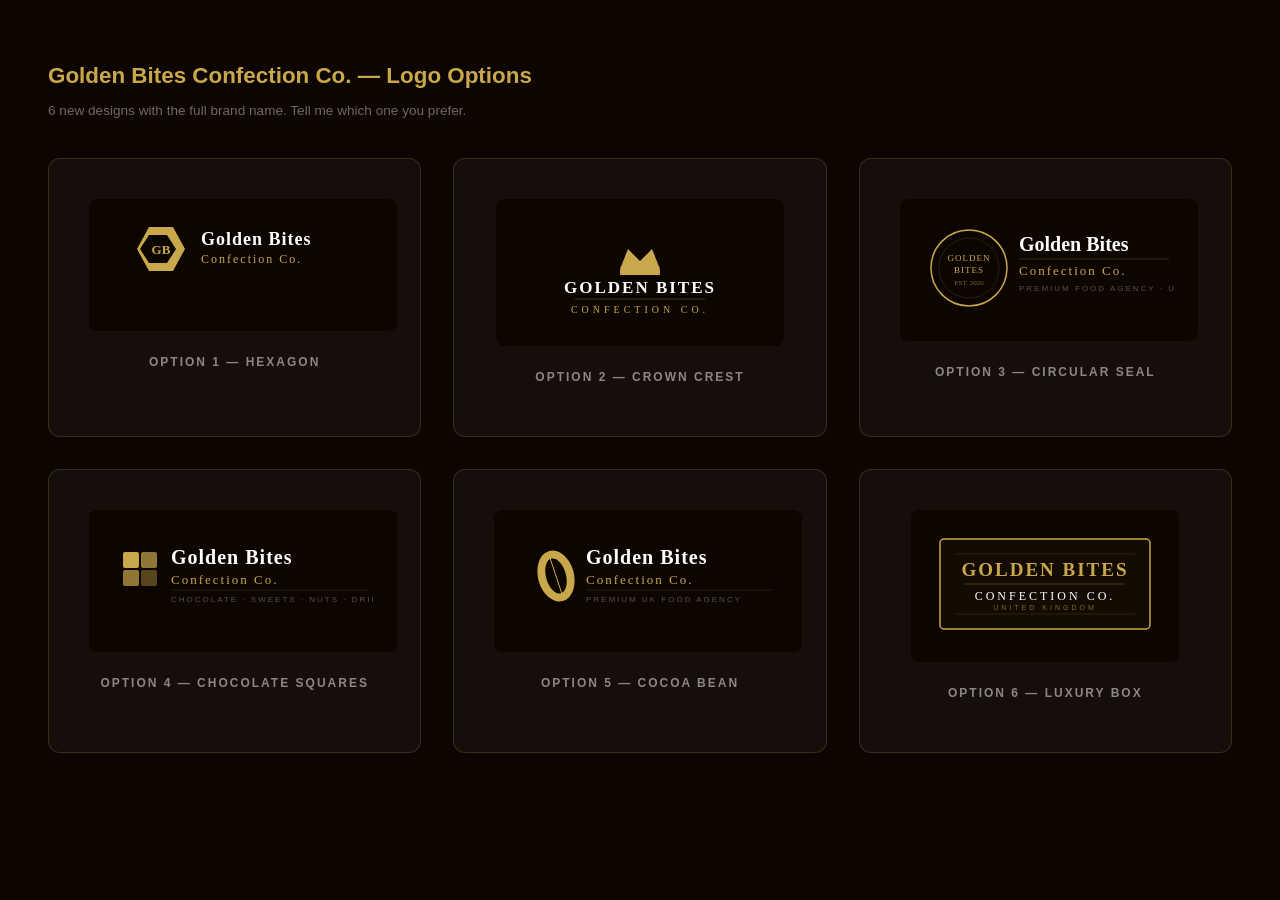
<file: logo-options.html>
<!DOCTYPE html>
<html lang="en">
<head>
  <meta charset="UTF-8"/>
  <title>Golden Bites Confection Co. — Logo Options</title>
  <style>
    body { background:#0d0500; font-family: sans-serif; padding: 40px; }
    h1 { color: #C9A84C; margin-bottom: 8px; font-size:1.4rem; }
    p { color: rgba(255,255,255,0.4); margin-bottom: 40px; font-size:0.85rem; }
    .grid { display: grid; grid-template-columns: repeat(auto-fill, minmax(340px, 1fr)); gap: 32px; }
    .card { background: rgba(255,255,255,0.04); border: 1px solid rgba(201,168,76,0.2); border-radius: 12px; padding: 40px; text-align: center; }
    .card h3 { color: rgba(255,255,255,0.5); font-size: 0.75rem; letter-spacing: 2px; text-transform: uppercase; margin-top: 24px; }
    .dark { background: #0d0500; border-radius: 8px; padding: 24px; display:inline-block; }
  </style>
</head>
<body>
  <h1>Golden Bites Confection Co. — Logo Options</h1>
  <p>6 new designs with the full brand name. Tell me which one you prefer.</p>
  <div class="grid">

    <!-- OPTION 1: Hexagon -->
    <div class="card">
      <div class="dark">
        <svg width="260" height="80" viewBox="0 0 260 80" xmlns="http://www.w3.org/2000/svg">
          <polygon points="36,4 60,4 72,26 60,48 36,48 24,26" fill="#C9A84C"/>
          <polygon points="36,12 54,12 63,26 54,40 36,40 27,26" fill="#0d0500"/>
          <text x="48" y="31" text-anchor="middle" font-family="Georgia,serif" font-size="13" font-weight="bold" fill="#C9A84C">GB</text>
          <text x="88" y="22" font-family="Georgia,serif" font-size="18" font-weight="bold" fill="#fff" letter-spacing="1">Golden Bites</text>
          <text x="88" y="40" font-family="Georgia,serif" font-size="12" fill="#C9A84C" letter-spacing="2">Confection Co.</text>
        </svg>
      </div>
      <h3>Option 1 — Hexagon</h3>
    </div>

    <!-- OPTION 2: Crown -->
    <div class="card">
      <div class="dark">
        <svg width="240" height="95" viewBox="0 0 240 95" xmlns="http://www.w3.org/2000/svg">
          <path d="M100,46 L108,26 L120,38 L132,26 L140,46 Z" fill="#C9A84C"/>
          <rect x="100" y="46" width="40" height="6" rx="1" fill="#C9A84C"/>
          <text x="120" y="70" text-anchor="middle" font-family="Georgia,serif" font-size="17" font-weight="bold" fill="#fff" letter-spacing="2">GOLDEN BITES</text>
          <line x1="55" y1="76" x2="185" y2="76" stroke="#C9A84C" stroke-width="0.6" opacity="0.5"/>
          <text x="120" y="90" text-anchor="middle" font-family="Georgia,serif" font-size="10" fill="#C9A84C" letter-spacing="4">CONFECTION CO.</text>
        </svg>
      </div>
      <h3>Option 2 — Crown Crest</h3>
    </div>

    <!-- OPTION 3: Circular seal -->
    <div class="card">
      <div class="dark">
        <svg width="250" height="90" viewBox="0 0 250 90" xmlns="http://www.w3.org/2000/svg">
          <circle cx="45" cy="45" r="38" fill="none" stroke="#C9A84C" stroke-width="1.5"/>
          <circle cx="45" cy="45" r="30" fill="none" stroke="#C9A84C" stroke-width="0.5" opacity="0.3"/>
          <text x="45" y="38" text-anchor="middle" font-family="Georgia,serif" font-size="9" fill="#C9A84C" letter-spacing="1">GOLDEN</text>
          <text x="45" y="50" text-anchor="middle" font-family="Georgia,serif" font-size="9" fill="#C9A84C" letter-spacing="1">BITES</text>
          <text x="45" y="62" text-anchor="middle" font-family="Georgia,serif" font-size="7" fill="#C9A84C" opacity="0.6">EST. 2026</text>
          <text x="95" y="28" font-family="Georgia,serif" font-size="20" font-weight="bold" fill="#fff">Golden Bites</text>
          <line x1="95" y1="36" x2="245" y2="36" stroke="#C9A84C" stroke-width="0.6" opacity="0.4"/>
          <text x="95" y="52" font-family="Georgia,serif" font-size="13" fill="#C9A84C" letter-spacing="2">Confection Co.</text>
          <text x="95" y="68" font-family="sans-serif" font-size="8" fill="rgba(255,255,255,0.3)" letter-spacing="2">PREMIUM FOOD AGENCY · UK</text>
        </svg>
      </div>
      <h3>Option 3 — Circular Seal</h3>
    </div>

    <!-- OPTION 4: Chocolate squares -->
    <div class="card">
      <div class="dark">
        <svg width="260" height="90" viewBox="0 0 260 90" xmlns="http://www.w3.org/2000/svg">
          <rect x="10" y="18" width="16" height="16" rx="2" fill="#C9A84C"/>
          <rect x="28" y="18" width="16" height="16" rx="2" fill="#C9A84C" opacity="0.7"/>
          <rect x="10" y="36" width="16" height="16" rx="2" fill="#C9A84C" opacity="0.7"/>
          <rect x="28" y="36" width="16" height="16" rx="2" fill="#C9A84C" opacity="0.4"/>
          <text x="58" y="30" font-family="Georgia,serif" font-size="20" font-weight="bold" fill="#fff" letter-spacing="1">Golden Bites</text>
          <text x="58" y="50" font-family="Georgia,serif" font-size="13" fill="#C9A84C" letter-spacing="2">Confection Co.</text>
          <line x1="58" y1="56" x2="255" y2="56" stroke="#C9A84C" stroke-width="0.5" opacity="0.3"/>
          <text x="58" y="68" font-family="sans-serif" font-size="8" fill="rgba(255,255,255,0.3)" letter-spacing="2">CHOCOLATE · SWEETS · NUTS · DRIED FRUITS</text>
        </svg>
      </div>
      <h3>Option 4 — Chocolate Squares</h3>
    </div>

    <!-- OPTION 5: Cocoa bean -->
    <div class="card">
      <div class="dark">
        <svg width="260" height="90" viewBox="0 0 260 90" xmlns="http://www.w3.org/2000/svg">
          <ellipse cx="38" cy="42" rx="18" ry="26" fill="#C9A84C" transform="rotate(-15,38,42)"/>
          <ellipse cx="38" cy="42" rx="10" ry="18" fill="#0d0500" transform="rotate(-15,38,42)"/>
          <line x1="30" y1="18" x2="46" y2="66" stroke="#C9A84C" stroke-width="1"/>
          <text x="68" y="30" font-family="Georgia,serif" font-size="20" font-weight="bold" fill="#fff" letter-spacing="1">Golden Bites</text>
          <text x="68" y="50" font-family="Georgia,serif" font-size="13" fill="#C9A84C" letter-spacing="2">Confection Co.</text>
          <line x1="68" y1="56" x2="255" y2="56" stroke="#C9A84C" stroke-width="0.5" opacity="0.3"/>
          <text x="68" y="68" font-family="sans-serif" font-size="8" fill="rgba(255,255,255,0.3)" letter-spacing="2">PREMIUM UK FOOD AGENCY</text>
        </svg>
      </div>
      <h3>Option 5 — Cocoa Bean</h3>
    </div>

    <!-- OPTION 6: Luxury box -->
    <div class="card">
      <div class="dark">
        <svg width="220" height="100" viewBox="0 0 220 100" xmlns="http://www.w3.org/2000/svg">
          <rect x="5" y="5" width="210" height="90" rx="4" fill="none" stroke="#C9A84C" stroke-width="1.5"/>
          <rect x="5" y="5" width="210" height="90" rx="4" fill="#C9A84C" opacity="0.04"/>
          <line x1="20" y1="20" x2="200" y2="20" stroke="#C9A84C" stroke-width="0.5" opacity="0.3"/>
          <line x1="20" y1="80" x2="200" y2="80" stroke="#C9A84C" stroke-width="0.5" opacity="0.3"/>
          <text x="110" y="42" text-anchor="middle" font-family="Georgia,serif" font-size="19" font-weight="bold" fill="#C9A84C" letter-spacing="2">GOLDEN BITES</text>
          <line x1="30" y1="50" x2="190" y2="50" stroke="#C9A84C" stroke-width="0.8" opacity="0.4"/>
          <text x="110" y="66" text-anchor="middle" font-family="Georgia,serif" font-size="12" fill="#fff" letter-spacing="3">CONFECTION CO.</text>
          <text x="110" y="76" text-anchor="middle" font-family="sans-serif" font-size="7" fill="#C9A84C" letter-spacing="3" opacity="0.6">UNITED KINGDOM</text>
        </svg>
      </div>
      <h3>Option 6 — Luxury Box</h3>
    </div>

  </div>
</body>
</html>
</file>
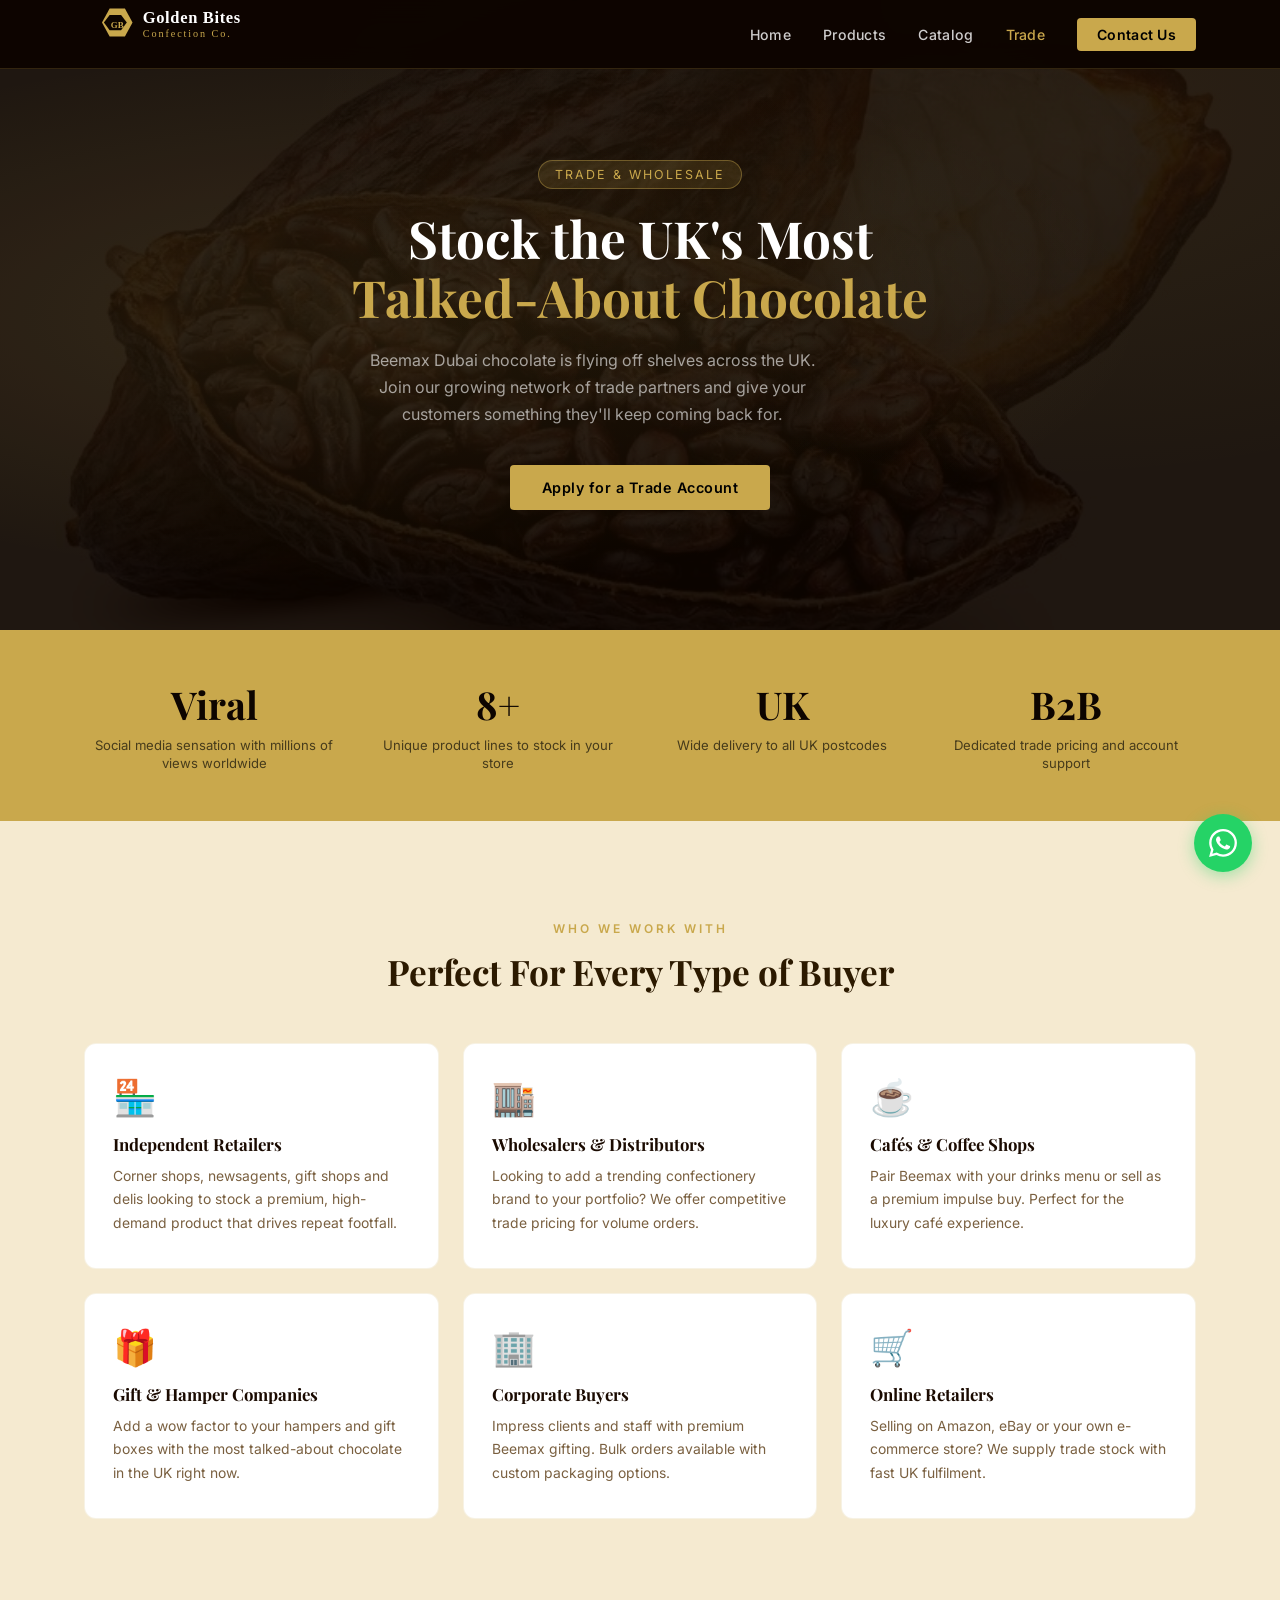
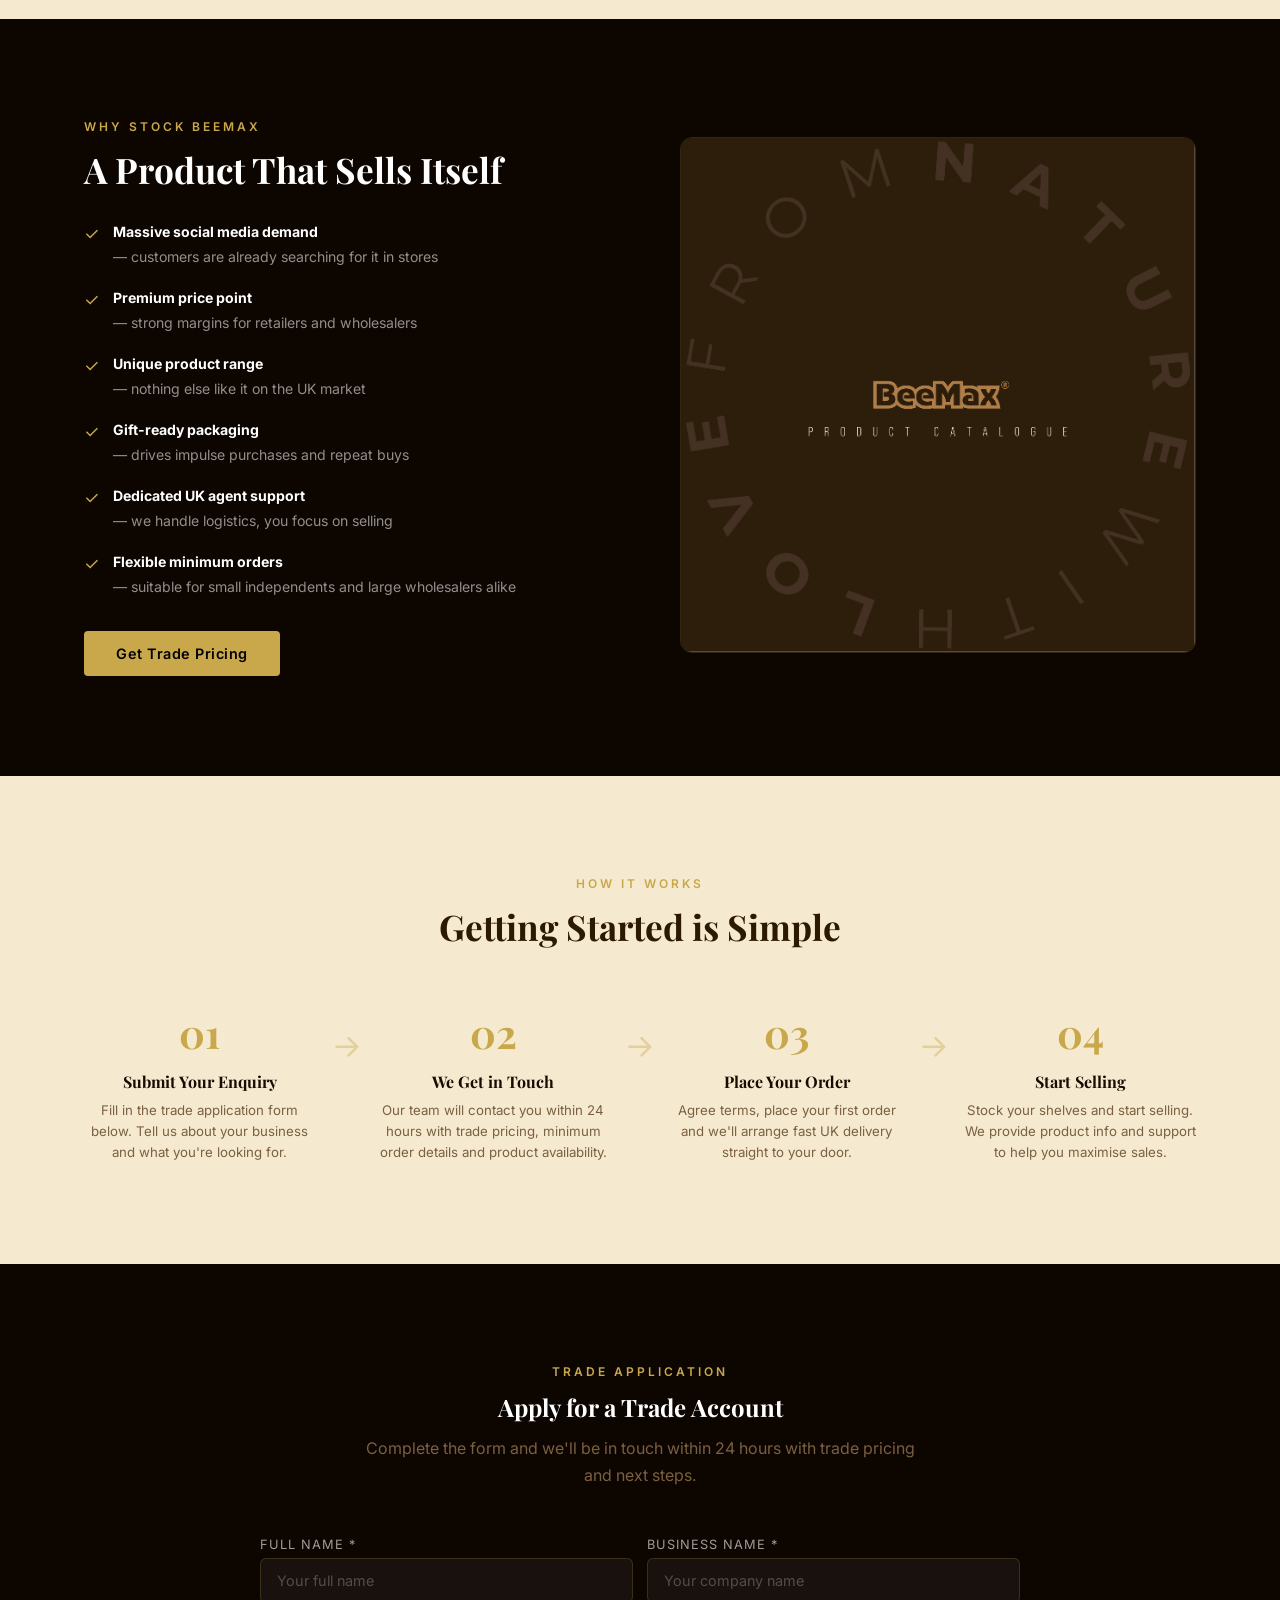
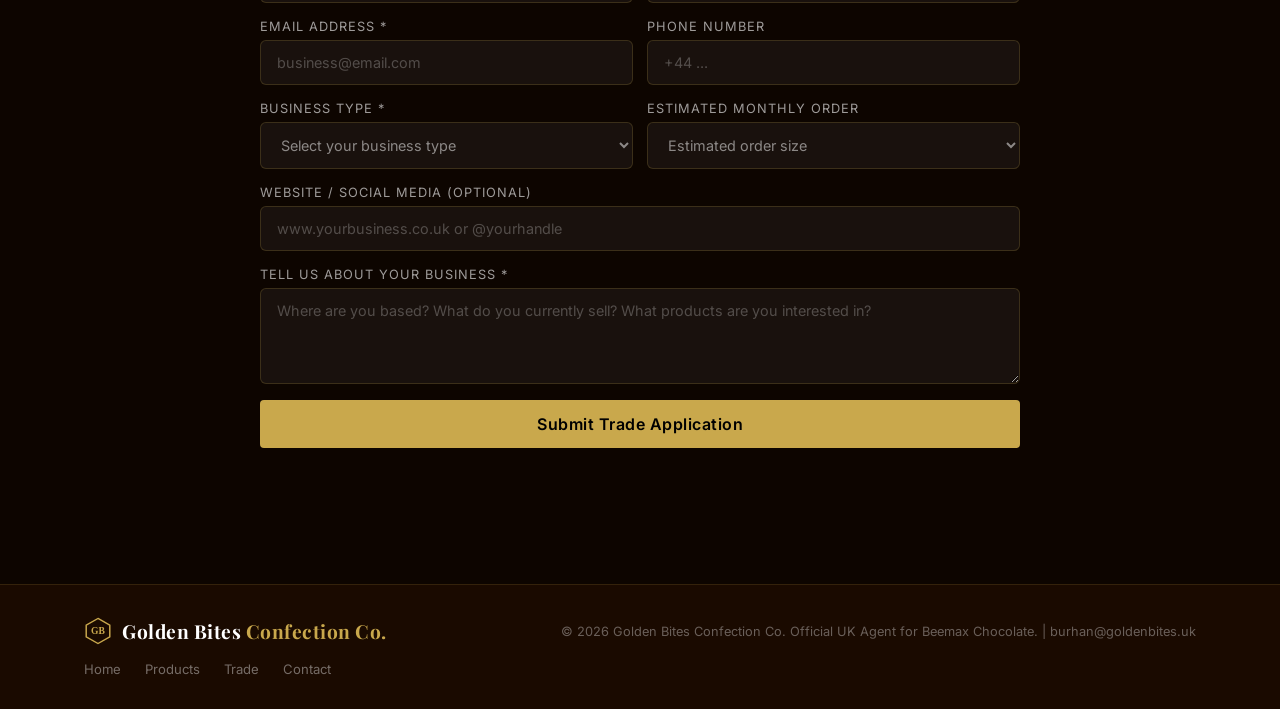
<file: trade.html>
<!DOCTYPE html>
<html lang="en">
<head>
  <meta charset="UTF-8"/>
  <meta name="viewport" content="width=device-width, initial-scale=1.0"/>
  <title>Trade & Wholesale | Golden Bites Confection Co.</title>
  <!-- Google tag (gtag.js) -->
  <script async src="https://www.googletagmanager.com/gtag/js?id=G-3QWG4Z9KPZ"></script>
  <script>
    window.dataLayer = window.dataLayer || [];
    function gtag(){dataLayer.push(arguments);}
    gtag('js', new Date());
    gtag('config', 'G-3QWG4Z9KPZ');
  </script>
  <link href="https://fonts.googleapis.com/css2?family=Playfair+Display:wght@400;600;700&family=Inter:wght@300;400;500;600&display=swap" rel="stylesheet"/>
  <link rel="stylesheet" href="style.css"/>
  <link rel="stylesheet" href="trade.css"/>
</head>
<body>

  <!-- NAV -->
  <nav id="navbar">
    <div class="nav-inner">
      <a href="index.html" class="logo">
                <svg width="260" height="56" viewBox="0 0 200 44" xmlns="http://www.w3.org/2000/svg">
          <polygon points="18,2 30,2 36,13 30,24 18,24 12,13" fill="#C9A84C"/>
          <polygon points="18,7 27,7 31.5,13 27,19 18,19 13.5,13" fill="#0d0500"/>
          <text x="24" y="17" text-anchor="middle" font-family="Georgia,serif" font-size="7" font-weight="bold" fill="#C9A84C">GB</text>
          <text x="44" y="13" font-family="Georgia,serif" font-size="13" font-weight="bold" fill="#fff" letter-spacing="0.5">Golden Bites</text>
          <text x="44" y="24" font-family="Georgia,serif" font-size="8" fill="#C9A84C" letter-spacing="1.5">Confection Co.</text>
        </svg>
        <span class="logo-text" style="display:none"></span></span>
      </a>
      <ul class="nav-links">
        <li><a href="index.html">Home</a></li>
        <li><a href="index.html#products">Products</a></li>
        <li><a href="index.html#catalog">Catalog</a></li>
        <li><a href="trade.html" class="active-link">Trade</a></li>
        <li><a href="index.html#contact" class="nav-cta">Contact Us</a></li>
      </ul>
      <button class="burger" onclick="toggleMenu()">&#9776;</button>
    </div>
    <ul class="mobile-menu" id="mobileMenu">
      <li><a href="index.html" onclick="toggleMenu()">Home</a></li>
      <li><a href="index.html#products" onclick="toggleMenu()">Products</a></li>
      <li><a href="index.html#catalog" onclick="toggleMenu()">Catalog</a></li>
      <li><a href="trade.html" onclick="toggleMenu()">Trade</a></li>
      <li><a href="index.html#contact" onclick="toggleMenu()">Contact Us</a></li>
    </ul>
  </nav>

  <!-- HERO -->
  <section class="trade-hero">
    <div class="hero-bg"></div>
    <div class="trade-hero-inner">
      <p class="hero-tag">Trade & Wholesale</p>
      <h1>Stock the UK's Most<br/><span>Talked-About Chocolate</span></h1>
      <p class="hero-sub">Beemax Dubai chocolate is flying off shelves across the UK. Join our growing network of trade partners and give your customers something they'll keep coming back for.</p>
      <a href="#trade-form" class="btn-gold">Apply for a Trade Account</a>
    </div>
  </section>

  <!-- STATS -->
  <section class="trade-stats">
    <div class="container">
      <div class="stats-grid">
        <div class="stat-box">
          <span>Viral</span>
          <p>Social media sensation with millions of views worldwide</p>
        </div>
        <div class="stat-box">
          <span>8+</span>
          <p>Unique product lines to stock in your store</p>
        </div>
        <div class="stat-box">
          <span>UK</span>
          <p>Wide delivery to all UK postcodes</p>
        </div>
        <div class="stat-box">
          <span>B2B</span>
          <p>Dedicated trade pricing and account support</p>
        </div>
      </div>
    </div>
  </section>

  <!-- WHO WE WORK WITH -->
  <section class="who-section">
    <div class="container">
      <p class="section-tag center">Who We Work With</p>
      <h2 class="center">Perfect For Every Type of Buyer</h2>
      <div class="who-grid">
        <div class="who-card">
          <div class="who-icon">🏪</div>
          <h3>Independent Retailers</h3>
          <p>Corner shops, newsagents, gift shops and delis looking to stock a premium, high-demand product that drives repeat footfall.</p>
        </div>
        <div class="who-card">
          <div class="who-icon">🏬</div>
          <h3>Wholesalers & Distributors</h3>
          <p>Looking to add a trending confectionery brand to your portfolio? We offer competitive trade pricing for volume orders.</p>
        </div>
        <div class="who-card">
          <div class="who-icon">☕</div>
          <h3>Cafés & Coffee Shops</h3>
          <p>Pair Beemax with your drinks menu or sell as a premium impulse buy. Perfect for the luxury café experience.</p>
        </div>
        <div class="who-card">
          <div class="who-icon">🎁</div>
          <h3>Gift & Hamper Companies</h3>
          <p>Add a wow factor to your hampers and gift boxes with the most talked-about chocolate in the UK right now.</p>
        </div>
        <div class="who-card">
          <div class="who-icon">🏢</div>
          <h3>Corporate Buyers</h3>
          <p>Impress clients and staff with premium Beemax gifting. Bulk orders available with custom packaging options.</p>
        </div>
        <div class="who-card">
          <div class="who-icon">🛒</div>
          <h3>Online Retailers</h3>
          <p>Selling on Amazon, eBay or your own e-commerce store? We supply trade stock with fast UK fulfilment.</p>
        </div>
      </div>
    </div>
  </section>

  <!-- WHY STOCK -->
  <section class="why-stock">
    <div class="container">
      <div class="why-stock-grid">
        <div class="why-stock-text">
          <p class="section-tag">Why Stock Beemax</p>
          <h2>A Product That Sells Itself</h2>
          <ul class="why-list">
            <li>
              <span class="check">✓</span>
              <div><strong>Massive social media demand</strong> — customers are already searching for it in stores</div>
            </li>
            <li>
              <span class="check">✓</span>
              <div><strong>Premium price point</strong> — strong margins for retailers and wholesalers</div>
            </li>
            <li>
              <span class="check">✓</span>
              <div><strong>Unique product range</strong> — nothing else like it on the UK market</div>
            </li>
            <li>
              <span class="check">✓</span>
              <div><strong>Gift-ready packaging</strong> — drives impulse purchases and repeat buys</div>
            </li>
            <li>
              <span class="check">✓</span>
              <div><strong>Dedicated UK agent support</strong> — we handle logistics, you focus on selling</div>
            </li>
            <li>
              <span class="check">✓</span>
              <div><strong>Flexible minimum orders</strong> — suitable for small independents and large wholesalers alike</div>
            </li>
          </ul>
          <a href="#trade-form" class="btn-gold" style="margin-top:32px;display:inline-block;">Get Trade Pricing</a>
        </div>
        <div class="why-stock-img">
          <img src="catalog-pages/page_01.jpg" alt="Beemax catalog" />
        </div>
      </div>
    </div>
  </section>

  <!-- HOW IT WORKS -->
  <section class="how-section">
    <div class="container">
      <p class="section-tag center">How It Works</p>
      <h2 class="center">Getting Started is Simple</h2>
      <div class="steps-grid">
        <div class="step">
          <div class="step-num">01</div>
          <h3>Submit Your Enquiry</h3>
          <p>Fill in the trade application form below. Tell us about your business and what you're looking for.</p>
        </div>
        <div class="step-arrow">→</div>
        <div class="step">
          <div class="step-num">02</div>
          <h3>We Get in Touch</h3>
          <p>Our team will contact you within 24 hours with trade pricing, minimum order details and product availability.</p>
        </div>
        <div class="step-arrow">→</div>
        <div class="step">
          <div class="step-num">03</div>
          <h3>Place Your Order</h3>
          <p>Agree terms, place your first order and we'll arrange fast UK delivery straight to your door.</p>
        </div>
        <div class="step-arrow">→</div>
        <div class="step">
          <div class="step-num">04</div>
          <h3>Start Selling</h3>
          <p>Stock your shelves and start selling. We provide product info and support to help you maximise sales.</p>
        </div>
      </div>
    </div>
  </section>

  <!-- TRADE FORM -->
  <section id="trade-form" class="trade-form-section">
    <div class="container">
      <p class="section-tag center">Trade Application</p>
      <h2 class="center">Apply for a Trade Account</h2>
      <p class="section-sub center">Complete the form and we'll be in touch within 24 hours with trade pricing and next steps.</p>
      <form class="trade-form" onsubmit="submitTrade(event)">
        <div class="form-row">
          <div class="form-group">
            <label>Full Name *</label>
            <input type="text" placeholder="Your full name" required/>
          </div>
          <div class="form-group">
            <label>Business Name *</label>
            <input type="text" placeholder="Your company name" required/>
          </div>
        </div>
        <div class="form-row">
          <div class="form-group">
            <label>Email Address *</label>
            <input type="email" placeholder="business@email.com" required/>
          </div>
          <div class="form-group">
            <label>Phone Number</label>
            <input type="tel" placeholder="+44 ..."/>
          </div>
        </div>
        <div class="form-row">
          <div class="form-group">
            <label>Business Type *</label>
            <select required>
              <option value="" disabled selected>Select your business type</option>
              <option>Independent Retailer</option>
              <option>Wholesaler / Distributor</option>
              <option>Café / Coffee Shop</option>
              <option>Gift / Hamper Company</option>
              <option>Corporate Buyer</option>
              <option>Online Retailer</option>
              <option>Other</option>
            </select>
          </div>
          <div class="form-group">
            <label>Estimated Monthly Order</label>
            <select>
              <option value="" disabled selected>Estimated order size</option>
              <option>Small (under £500/month)</option>
              <option>Medium (£500–£2,000/month)</option>
              <option>Large (£2,000–£10,000/month)</option>
              <option>Very Large (£10,000+/month)</option>
            </select>
          </div>
        </div>
        <div class="form-group">
          <label>Website / Social Media (optional)</label>
          <input type="text" placeholder="www.yourbusiness.co.uk or @yourhandle"/>
        </div>
        <div class="form-group">
          <label>Tell us about your business *</label>
          <textarea rows="4" placeholder="Where are you based? What do you currently sell? What products are you interested in?" required></textarea>
        </div>
        <button type="submit" class="btn-gold full">Submit Trade Application</button>
        <p class="form-note" id="tradeMsg"></p>
      </form>
    </div>
  </section>

  <!-- FOOTER -->
  <footer>
    <div class="container footer-inner">
      <a href="index.html" class="logo">
        <svg width="28" height="28" viewBox="0 0 38 38" fill="none">
          <polygon points="19,2 35,11 35,27 19,36 3,27 3,11" fill="#1a0a00" stroke="#C9A84C" stroke-width="2"/>
          <text x="19" y="23" text-anchor="middle" font-family="serif" font-size="13" font-weight="bold" fill="#C9A84C">GB</text>
        </svg>
        <span class="logo-text">Golden Bites <span>Confection Co.</span></span>
      </a>
      <p class="footer-copy">© 2026 Golden Bites Confection Co. Official UK Agent for Beemax Chocolate. | burhan@goldenbites.uk</p>
      <div class="footer-links">
        <a href="index.html">Home</a>
        <a href="index.html#products">Products</a>
        <a href="trade.html">Trade</a>
        <a href="index.html#contact">Contact</a>
      </div>
    </div>
  </footer>

  <!-- WhatsApp Float -->
  <a href="https://wa.me/447740304061" target="_blank" class="whatsapp-float" title="Chat on WhatsApp">
    <svg width="28" height="28" viewBox="0 0 24 24" fill="white"><path d="M17.472 14.382c-.297-.149-1.758-.867-2.03-.967-.273-.099-.471-.148-.67.15-.197.297-.767.966-.94 1.164-.173.199-.347.223-.644.075-.297-.15-1.255-.463-2.39-1.475-.883-.788-1.48-1.761-1.653-2.059-.173-.297-.018-.458.13-.606.134-.133.298-.347.446-.52.149-.174.198-.298.298-.497.099-.198.05-.371-.025-.52-.075-.149-.669-1.612-.916-2.207-.242-.579-.487-.5-.669-.51-.173-.008-.371-.01-.57-.01-.198 0-.52.074-.792.372-.272.297-1.04 1.016-1.04 2.479 0 1.462 1.065 2.875 1.213 3.074.149.198 2.096 3.2 5.077 4.487.709.306 1.262.489 1.694.625.712.227 1.36.195 1.871.118.571-.085 1.758-.719 2.006-1.413.248-.694.248-1.289.173-1.413-.074-.124-.272-.198-.57-.347m-5.421 7.403h-.004a9.87 9.87 0 01-5.031-1.378l-.361-.214-3.741.982.998-3.648-.235-.374a9.86 9.86 0 01-1.51-5.26c.001-5.45 4.436-9.884 9.888-9.884 2.64 0 5.122 1.03 6.988 2.898a9.825 9.825 0 012.893 6.994c-.003 5.45-4.437 9.884-9.885 9.884m8.413-18.297A11.815 11.815 0 0012.05 0C5.495 0 .16 5.335.157 11.892c0 2.096.547 4.142 1.588 5.945L.057 24l6.305-1.654a11.882 11.882 0 005.683 1.448h.005c6.554 0 11.89-5.335 11.893-11.893a11.821 11.821 0 00-3.48-8.413z"/></svg>
  </a>

  <script>
    function toggleMenu() {
      document.getElementById('mobileMenu').classList.toggle('open');
    }
    function submitTrade(e) {
      e.preventDefault();
      const msg = document.getElementById('tradeMsg');
      msg.textContent = '✓ Application received! We will contact you within 24 hours.';
      e.target.reset();
      setTimeout(() => msg.textContent = '', 6000);
    }
    window.addEventListener('scroll', () => {
      const nav = document.getElementById('navbar');
      nav.style.borderBottomColor = window.scrollY > 40 ? 'rgba(201,168,76,0.35)' : 'rgba(201,168,76,0.2)';
    });
  </script>
</body>
</html>
</file>
<file: style.css>
/* ── Reset & Base ── */
*, *::before, *::after { margin: 0; padding: 0; box-sizing: border-box; }

:root {
  --gold:    #C9A84C;
  --gold2:   #e8c96a;
  --dark:    #0d0500;
  --dark2:   #1a0a00;
  --dark3:   #2a1500;
  --cream:   #fdf6e3;
  --cream2:  #f5ead0;
  --text:    #2c1a00;
  --muted:   #7a6040;
}

html { scroll-behavior: smooth; }

body {
  font-family: 'Inter', sans-serif;
  background: var(--cream);
  color: var(--text);
  overflow-x: hidden;
}

h1, h2, h3 { font-family: 'Playfair Display', serif; }

.container { max-width: 1160px; margin: 0 auto; padding: 0 24px; }

/* ── Navbar ── */
#navbar {
  position: fixed; top: 0; left: 0; right: 0; z-index: 100;
  background: rgba(13,5,0,0.96);
  backdrop-filter: blur(12px);
  border-bottom: 1px solid rgba(201,168,76,0.2);
  transition: all 0.3s;
}
.nav-inner {
  max-width: 1160px; margin: 0 auto; padding: 0 24px;
  display: flex; align-items: center; justify-content: space-between;
  height: 68px;
}
.logo {
  display: flex; align-items: center; gap: 10px;
  text-decoration: none;
}
.logo-text {
  font-family: 'Playfair Display', serif;
  font-size: 1.2rem; font-weight: 700;
  color: #fff; letter-spacing: 0.5px;
}
.logo-text span { color: var(--gold); }

.nav-links {
  display: flex; list-style: none; gap: 32px; align-items: center;
}
.nav-links a {
  color: rgba(255,255,255,0.8); text-decoration: none;
  font-size: 0.88rem; font-weight: 500; letter-spacing: 0.3px;
  transition: color 0.2s;
}
.nav-links a:hover { color: var(--gold); }
.nav-cta {
  background: var(--gold) !important; color: #000 !important;
  padding: 8px 20px; border-radius: 4px; font-weight: 600 !important;
}
.nav-cta:hover { background: var(--gold2) !important; }

.burger {
  display: none; background: none; border: none;
  color: var(--gold); font-size: 1.5rem; cursor: pointer;
}
.mobile-menu {
  display: none; list-style: none;
  background: var(--dark2); padding: 12px 24px 20px;
  border-top: 1px solid rgba(201,168,76,0.15);
}
.mobile-menu.open { display: block; }
.mobile-menu li { padding: 10px 0; border-bottom: 1px solid rgba(255,255,255,0.05); }
.mobile-menu a { color: rgba(255,255,255,0.85); text-decoration: none; font-size: 0.95rem; }

/* ── Hero ── */
.hero {
  min-height: 100vh;
  background: var(--dark);
  display: flex; align-items: center;
  padding: 100px 24px 60px;
  position: relative; overflow: hidden;
}
.hero-bg {
  position: absolute; inset: 0;
  background:
    radial-gradient(ellipse at 20% 50%, rgba(201,168,76,0.12) 0%, transparent 60%),
    radial-gradient(ellipse at 80% 20%, rgba(201,168,76,0.07) 0%, transparent 50%);
}
.hero-bg::before {
  content: '';
  position: absolute; inset: 0;
  background: url('images/product_p2_1.jpg') center/cover no-repeat;
  opacity: 0.08;
}
.hero-content {
  max-width: 1160px; margin: 0 auto; width: 100%;
  display: grid; grid-template-columns: 1fr 1fr; gap: 60px; align-items: center;
  position: relative; z-index: 1;
}
.hero-tag {
  display: inline-block;
  background: rgba(201,168,76,0.15);
  border: 1px solid rgba(201,168,76,0.4);
  color: var(--gold); font-size: 0.78rem;
  letter-spacing: 2px; text-transform: uppercase;
  padding: 6px 16px; border-radius: 20px; margin-bottom: 20px;
}
.hero h1 {
  font-size: clamp(2.2rem, 4vw, 3.4rem);
  color: #fff; line-height: 1.15; margin-bottom: 20px;
}
.hero h1 span { color: var(--gold); }
.hero-sub {
  color: rgba(255,255,255,0.65); font-size: 1rem;
  line-height: 1.7; margin-bottom: 36px; max-width: 480px;
}
.hero-btns { display: flex; gap: 16px; flex-wrap: wrap; }

.btn-gold {
  background: var(--gold); color: #000;
  padding: 14px 32px; border-radius: 4px;
  font-weight: 600; font-size: 0.9rem;
  text-decoration: none; letter-spacing: 0.5px;
  transition: background 0.2s, transform 0.2s;
  display: inline-block;
}
.btn-gold:hover { background: var(--gold2); transform: translateY(-1px); }
.btn-gold.full { width: 100%; text-align: center; border: none; cursor: pointer; font-family: 'Inter', sans-serif; font-size: 1rem; }

.btn-outline {
  border: 1px solid rgba(201,168,76,0.5); color: var(--gold);
  padding: 14px 32px; border-radius: 4px;
  font-weight: 500; font-size: 0.9rem;
  text-decoration: none; letter-spacing: 0.5px;
  transition: all 0.2s; display: inline-block;
}
.btn-outline:hover { background: rgba(201,168,76,0.1); border-color: var(--gold); }

.hero-visual {
  display: flex; flex-direction: column; gap: 16px;
}
.choc-card {
  background: rgba(255,255,255,0.04);
  border: 1px solid rgba(201,168,76,0.2);
  border-radius: 12px; padding: 20px 24px;
  display: flex; align-items: center; gap: 16px;
  transition: border-color 0.3s, background 0.3s;
}
.choc-card:hover {
  border-color: rgba(201,168,76,0.5);
  background: rgba(201,168,76,0.06);
}
.choc-icon { font-size: 2rem; }
.choc-card p { color: #fff; font-weight: 600; font-size: 1rem; }
.choc-card span { color: var(--gold); font-size: 0.82rem; }

/* ── Section shared ── */
.section-tag {
  font-size: 0.75rem; letter-spacing: 3px; text-transform: uppercase;
  color: var(--gold); font-weight: 600; margin-bottom: 12px;
  display: block;
}
.section-tag.center { text-align: center; }
h2.center { text-align: center; }
.section-sub {
  color: var(--muted); font-size: 1rem; line-height: 1.7;
  max-width: 560px; margin: 12px auto 48px;
}
.section-sub.center { text-align: center; }

/* ── About ── */
.about {
  padding: 100px 24px;
  background: var(--cream2);
}
.about-grid {
  display: grid; grid-template-columns: 1fr 1fr; gap: 80px; align-items: center;
}
.about-text h2 { font-size: 2.2rem; margin-bottom: 20px; line-height: 1.2; }
.about-text p { color: var(--muted); line-height: 1.8; margin-bottom: 16px; }
.about-stats {
  display: flex; gap: 32px; margin-top: 36px;
  padding-top: 32px; border-top: 1px solid rgba(201,168,76,0.2);
}
.stat span { font-family: 'Playfair Display', serif; font-size: 2rem; color: var(--gold); font-weight: 700; }
.stat p { font-size: 0.8rem; color: var(--muted); margin-top: 4px; letter-spacing: 1px; text-transform: uppercase; }

.about-visual { display: flex; justify-content: center; align-items: center; }
.about-badge {
  width: 200px; height: 200px;
  display: flex; align-items: center; justify-content: center;
  background: radial-gradient(circle, rgba(201,168,76,0.08) 0%, transparent 70%);
  border-radius: 50%;
}

/* ── Products ── */
.products {
  padding: 100px 24px;
  background: var(--dark);
}
.products h2 { color: #fff; }
.products .section-sub { color: rgba(255,255,255,0.5); }

.products-grid {
  display: grid;
  grid-template-columns: repeat(auto-fill, minmax(260px, 1fr));
  gap: 24px;
}
.product-card {
  background: rgba(255,255,255,0.04);
  border: 1px solid rgba(201,168,76,0.15);
  border-radius: 12px; overflow: hidden;
  transition: transform 0.3s, border-color 0.3s;
}
.product-card:hover {
  transform: translateY(-4px);
  border-color: rgba(201,168,76,0.45);
}
.product-img {
  height: 220px;
  overflow: hidden;
  display: flex; align-items: center; justify-content: center;
  font-size: 4rem;
  background: linear-gradient(135deg, rgba(201,168,76,0.08), rgba(201,168,76,0.02));
}
.product-img img {
  width: 100%; height: 100%;
  object-fit: cover;
  transition: transform 0.4s ease;
}
.product-card:hover .product-img img {
  transform: scale(1.05);
}
.product-body { padding: 20px; }
.product-tag {
  font-size: 0.68rem; letter-spacing: 2px; text-transform: uppercase;
  color: var(--gold); margin-bottom: 8px; display: block;
}
.product-body h3 { color: #fff; font-size: 1.05rem; margin-bottom: 8px; }
.product-body p { color: rgba(255,255,255,0.5); font-size: 0.85rem; line-height: 1.6; }
.product-badge {
  display: inline-block; margin-top: 12px;
  background: rgba(201,168,76,0.15); color: var(--gold);
  font-size: 0.7rem; padding: 3px 10px; border-radius: 10px;
  letter-spacing: 1px;
}

/* ── Why ── */
.why {
  padding: 100px 24px;
  background: var(--cream2);
}
.why h2 { font-size: 2.2rem; margin-bottom: 48px; }
.why-grid {
  display: grid; grid-template-columns: repeat(auto-fill, minmax(300px, 1fr));
  gap: 24px;
}
.why-card {
  background: #fff; border-radius: 12px;
  padding: 32px 28px;
  border: 1px solid rgba(201,168,76,0.15);
  transition: box-shadow 0.3s, transform 0.3s;
}
.why-card:hover {
  box-shadow: 0 8px 32px rgba(201,168,76,0.12);
  transform: translateY(-3px);
}
.why-icon { font-size: 2.2rem; margin-bottom: 16px; }
.why-card h3 { font-size: 1.1rem; margin-bottom: 10px; color: var(--dark2); }
.why-card p { color: var(--muted); font-size: 0.88rem; line-height: 1.7; }

/* ── Contact ── */
.contact {
  padding: 100px 24px;
  background: var(--dark);
}
.contact h2 { color: #fff; }
.contact .section-sub { color: rgba(255,255,255,0.5); }

.contact-grid {
  display: grid; grid-template-columns: 1fr 1.4fr; gap: 60px;
  align-items: start;
}
.contact-info { display: flex; flex-direction: column; gap: 28px; }
.contact-item {
  display: flex; gap: 16px; align-items: flex-start;
}
.contact-icon { font-size: 1.4rem; margin-top: 2px; }
.contact-item strong { color: #fff; font-size: 0.85rem; letter-spacing: 1px; text-transform: uppercase; display: block; margin-bottom: 4px; }
.contact-item p { color: rgba(255,255,255,0.55); font-size: 0.9rem; }

.contact-form { display: flex; flex-direction: column; gap: 14px; }
.form-row { display: grid; grid-template-columns: 1fr 1fr; gap: 14px; }

.contact-form input,
.contact-form select,
.contact-form textarea {
  background: rgba(255,255,255,0.05);
  border: 1px solid rgba(201,168,76,0.2);
  border-radius: 6px; padding: 13px 16px;
  color: #fff; font-family: 'Inter', sans-serif; font-size: 0.9rem;
  outline: none; transition: border-color 0.2s;
  width: 100%;
}
.contact-form input::placeholder,
.contact-form textarea::placeholder { color: rgba(255,255,255,0.3); }
.contact-form select { color: rgba(255,255,255,0.5); }
.contact-form select option { background: var(--dark2); color: #fff; }
.contact-form input:focus,
.contact-form select:focus,
.contact-form textarea:focus { border-color: var(--gold); }
.contact-form textarea { resize: vertical; }
.form-note { color: var(--gold); font-size: 0.85rem; text-align: center; min-height: 20px; }

/* ── Footer ── */
footer {
  background: var(--dark2);
  border-top: 1px solid rgba(201,168,76,0.15);
  padding: 32px 24px;
}
.footer-inner {
  display: flex; align-items: center; justify-content: space-between;
  flex-wrap: wrap; gap: 16px;
}
.footer-copy { color: rgba(255,255,255,0.35); font-size: 0.8rem; }
.footer-links { display: flex; gap: 24px; }
.footer-links a { color: rgba(255,255,255,0.4); text-decoration: none; font-size: 0.82rem; transition: color 0.2s; }
.footer-links a:hover { color: var(--gold); }

/* ── Responsive ── */
@media (max-width: 900px) {
  .hero-content { grid-template-columns: 1fr; gap: 40px; }
  .hero-visual { flex-direction: row; flex-wrap: wrap; }
  .choc-card { flex: 1; min-width: 140px; }
  .about-grid { grid-template-columns: 1fr; gap: 40px; }
  .about-visual { display: none; }
  .contact-grid { grid-template-columns: 1fr; gap: 40px; }
  .form-row { grid-template-columns: 1fr; }
}
@media (max-width: 640px) {
  .nav-links { display: none; }
  .burger { display: block; }
  .hero { padding: 90px 20px 50px; }
  .hero h1 { font-size: 2rem; }
  .about, .products, .why, .contact { padding: 70px 20px; }
  .footer-inner { flex-direction: column; text-align: center; }
  .footer-links { justify-content: center; }
}

/* ── Catalog ── */
.catalog {
  padding: 100px 24px;
  background: var(--cream);
}
.catalog h2 { font-size: 2.2rem; }

.catalog-grid {
  display: grid;
  grid-template-columns: repeat(auto-fill, minmax(220px, 1fr));
  gap: 16px;
  margin-top: 8px;
}
.catalog-thumb {
  border-radius: 8px; overflow: hidden;
  border: 1px solid rgba(201,168,76,0.2);
  cursor: pointer;
  transition: transform 0.3s, box-shadow 0.3s, border-color 0.3s;
  background: var(--dark2);
}
.catalog-thumb:hover {
  transform: translateY(-4px);
  box-shadow: 0 12px 32px rgba(0,0,0,0.15);
  border-color: var(--gold);
}
.catalog-thumb img {
  width: 100%; display: block;
  aspect-ratio: 1/1; object-fit: cover;
}
.catalog-thumb .page-num {
  text-align: center; padding: 6px;
  font-size: 0.7rem; color: var(--muted);
  letter-spacing: 1px;
}

/* ── Lightbox ── */
.lightbox {
  display: none; position: fixed; inset: 0; z-index: 999;
  background: rgba(0,0,0,0.92);
  align-items: center; justify-content: center;
  padding: 20px;
}
.lightbox.open { display: flex; }
.lightbox img {
  max-width: 90vw; max-height: 90vh;
  border-radius: 8px; object-fit: contain;
  box-shadow: 0 0 60px rgba(201,168,76,0.2);
}
.lightbox-close {
  position: fixed; top: 20px; right: 28px;
  color: #fff; font-size: 2.5rem; cursor: pointer;
  background: none; border: none; line-height: 1;
  opacity: 0.7; transition: opacity 0.2s;
}
.lightbox-close:hover { opacity: 1; }
.lightbox-nav {
  position: fixed; top: 50%; transform: translateY(-50%);
  background: rgba(201,168,76,0.2); border: 1px solid var(--gold);
  color: var(--gold); font-size: 1.8rem;
  width: 48px; height: 48px; border-radius: 50%;
  display: flex; align-items: center; justify-content: center;
  cursor: pointer; transition: background 0.2s;
}
.lightbox-nav:hover { background: rgba(201,168,76,0.4); }
.lightbox-prev { left: 16px; }
.lightbox-next { right: 16px; }
.lightbox-counter {
  position: fixed; bottom: 20px; left: 50%; transform: translateX(-50%);
  color: rgba(255,255,255,0.5); font-size: 0.85rem; letter-spacing: 2px;
}

/* ── WhatsApp Float Button ── */
.whatsapp-float {
  position: fixed; bottom: 28px; right: 28px; z-index: 999;
  background: #25D366; border-radius: 50%;
  width: 58px; height: 58px;
  display: flex; align-items: center; justify-content: center;
  box-shadow: 0 4px 16px rgba(37,211,102,0.4);
  transition: transform 0.2s, box-shadow 0.2s;
  text-decoration: none;
}
.whatsapp-float:hover {
  transform: scale(1.1);
  box-shadow: 0 6px 24px rgba(37,211,102,0.5);
}

/* ── Brands Section ── */
.brands-section { padding: 100px 24px; background: var(--dark); }
.brands-section h2 { color: #fff; }
.brands-section .section-sub { color: rgba(255,255,255,0.5); }

.brands-grid {
  display: grid;
  grid-template-columns: repeat(auto-fill, minmax(320px, 1fr));
  gap: 28px;
}
.brand-card {
  background: rgba(255,255,255,0.03);
  border: 1px solid rgba(201,168,76,0.2);
  border-radius: 16px; overflow: hidden;
  transition: transform 0.3s, border-color 0.3s;
}
.brand-card:hover {
  transform: translateY(-4px);
  border-color: rgba(201,168,76,0.5);
}
.brand-header {
  padding: 32px 28px 24px;
  display: flex; justify-content: space-between; align-items: flex-start;
}
.beemax-header { background: linear-gradient(135deg, #1a0a00, #2a1500); }
.gramas-header { background: linear-gradient(135deg, #0a1a00, #152500); }
.cta-header    { background: linear-gradient(135deg, #0a0a1a, #151525); }

.brand-logo-wrap { display: flex; align-items: center; gap: 14px; }
.brand-logo-wrap h3 { color: #fff; font-size: 1.4rem; }
.brand-tag {
  background: rgba(201,168,76,0.15);
  border: 1px solid rgba(201,168,76,0.3);
  color: var(--gold); font-size: 0.7rem;
  letter-spacing: 1.5px; text-transform: uppercase;
  padding: 5px 12px; border-radius: 20px;
  white-space: nowrap;
}
.brand-body { padding: 24px 28px 32px; }
.brand-body p { color: rgba(255,255,255,0.6); font-size: 0.9rem; line-height: 1.7; margin-bottom: 16px; }
.brand-highlights { list-style: none; display: flex; flex-direction: column; gap: 8px; }
.brand-highlights li { color: rgba(255,255,255,0.55); font-size: 0.85rem; }
.brand-highlights li { color: rgba(255,255,255,0.7); }

.brand-card-cta .brand-highlights li { color: rgba(255,255,255,0.55); }

@media (max-width: 640px) {
  .brands-section { padding: 70px 20px; }
  .brands-grid { grid-template-columns: 1fr; }
}
</file>
<file: trade.css>
/* ── Trade Page ── */
.active-link { color: var(--gold) !important; }

.trade-hero {
  min-height: 70vh; background: var(--dark);
  display: flex; align-items: center;
  padding: 120px 24px 80px; position: relative; overflow: hidden;
}
.trade-hero .hero-bg {
  position: absolute; inset: 0;
  background:
    radial-gradient(ellipse at 30% 50%, rgba(201,168,76,0.13) 0%, transparent 60%),
    radial-gradient(ellipse at 80% 20%, rgba(201,168,76,0.07) 0%, transparent 50%);
}
.trade-hero-inner {
  max-width: 700px; margin: 0 auto; text-align: center;
  position: relative; z-index: 1;
}
.trade-hero h1 { font-size: clamp(2rem,4vw,3.2rem); color:#fff; line-height:1.15; margin-bottom:20px; }
.trade-hero h1 span { color: var(--gold); }
.trade-hero .hero-sub { color:rgba(255,255,255,0.6); font-size:1rem; line-height:1.7; margin-bottom:36px; }

/* Stats */
.trade-stats { background: var(--gold); padding: 48px 24px; }
.stats-grid { display:grid; grid-template-columns:repeat(4,1fr); gap:24px; text-align:center; }
.stat-box span { font-family:'Playfair Display',serif; font-size:2.4rem; font-weight:700; color:var(--dark); display:block; }
.stat-box p { font-size:0.82rem; color:rgba(0,0,0,0.65); margin-top:6px; line-height:1.4; }

/* Who */
.who-section { padding:100px 24px; background:var(--cream2); }
.who-section h2 { font-size:2.2rem; margin-bottom:48px; }
.who-grid { display:grid; grid-template-columns:repeat(auto-fill,minmax(280px,1fr)); gap:24px; }
.who-card {
  background:#fff; border-radius:12px; padding:32px 28px;
  border:1px solid rgba(201,168,76,0.15);
  transition: box-shadow 0.3s, transform 0.3s;
}
.who-card:hover { box-shadow:0 8px 32px rgba(201,168,76,0.12); transform:translateY(-3px); }
.who-icon { font-size:2.2rem; margin-bottom:14px; }
.who-card h3 { font-size:1.05rem; margin-bottom:10px; color:var(--dark2); }
.who-card p { color:var(--muted); font-size:0.87rem; line-height:1.7; }

/* Why Stock */
.why-stock { padding:100px 24px; background:var(--dark); }
.why-stock-grid { display:grid; grid-template-columns:1fr 1fr; gap:80px; align-items:center; }
.why-stock-text h2 { color:#fff; font-size:2.2rem; margin-bottom:28px; }
.why-list { list-style:none; display:flex; flex-direction:column; gap:18px; }
.why-list li { display:flex; gap:14px; align-items:flex-start; }
.check { color:var(--gold); font-size:1.1rem; margin-top:2px; flex-shrink:0; }
.why-list strong { color:#fff; display:block; margin-bottom:3px; }
.why-list div { color:rgba(255,255,255,0.55); font-size:0.88rem; line-height:1.6; }
.why-stock-img img { width:100%; border-radius:12px; border:1px solid rgba(201,168,76,0.2); }

/* How it works */
.how-section { padding:100px 24px; background:var(--cream2); }
.how-section h2 { font-size:2.2rem; margin-bottom:56px; }
.steps-grid {
  display:grid; grid-template-columns:1fr auto 1fr auto 1fr auto 1fr;
  gap:16px; align-items:start;
}
.step { text-align:center; }
.step-num {
  font-family:'Playfair Display',serif; font-size:2.5rem;
  color:var(--gold); font-weight:700; margin-bottom:12px;
}
.step h3 { font-size:1rem; margin-bottom:8px; color:var(--dark2); }
.step p { color:var(--muted); font-size:0.83rem; line-height:1.6; }
.step-arrow { font-size:2rem; color:var(--gold); opacity:0.4; padding-top:20px; }

/* Trade Form */
.trade-form-section { padding:100px 24px; background:var(--dark); }
.trade-form-section h2 { color:#fff; }
.trade-form {
  max-width:760px; margin:0 auto;
  display:flex; flex-direction:column; gap:16px;
}
.form-group { display:flex; flex-direction:column; gap:6px; flex:1; }
.form-group label { color:rgba(255,255,255,0.6); font-size:0.8rem; letter-spacing:1px; text-transform:uppercase; }
.trade-form input,
.trade-form select,
.trade-form textarea {
  background:rgba(255,255,255,0.05);
  border:1px solid rgba(201,168,76,0.2);
  border-radius:6px; padding:13px 16px;
  color:#fff; font-family:'Inter',sans-serif; font-size:0.9rem;
  outline:none; transition:border-color 0.2s; width:100%;
}
.trade-form input::placeholder,
.trade-form textarea::placeholder { color:rgba(255,255,255,0.25); }
.trade-form select { color:rgba(255,255,255,0.5); }
.trade-form select option { background:var(--dark2); color:#fff; }
.trade-form input:focus,
.trade-form select:focus,
.trade-form textarea:focus { border-color:var(--gold); }
.trade-form textarea { resize:vertical; }
.form-note { color:var(--gold); font-size:0.85rem; text-align:center; min-height:20px; }

/* Responsive */
@media (max-width:900px) {
  .stats-grid { grid-template-columns:repeat(2,1fr); }
  .why-stock-grid { grid-template-columns:1fr; }
  .why-stock-img { display:none; }
  .steps-grid { grid-template-columns:1fr 1fr; }
  .step-arrow { display:none; }
}
@media (max-width:640px) {
  .stats-grid { grid-template-columns:repeat(2,1fr); }
  .steps-grid { grid-template-columns:1fr; }
  .trade-hero, .who-section, .why-stock, .how-section, .trade-form-section { padding:70px 20px; }
}
</file>
